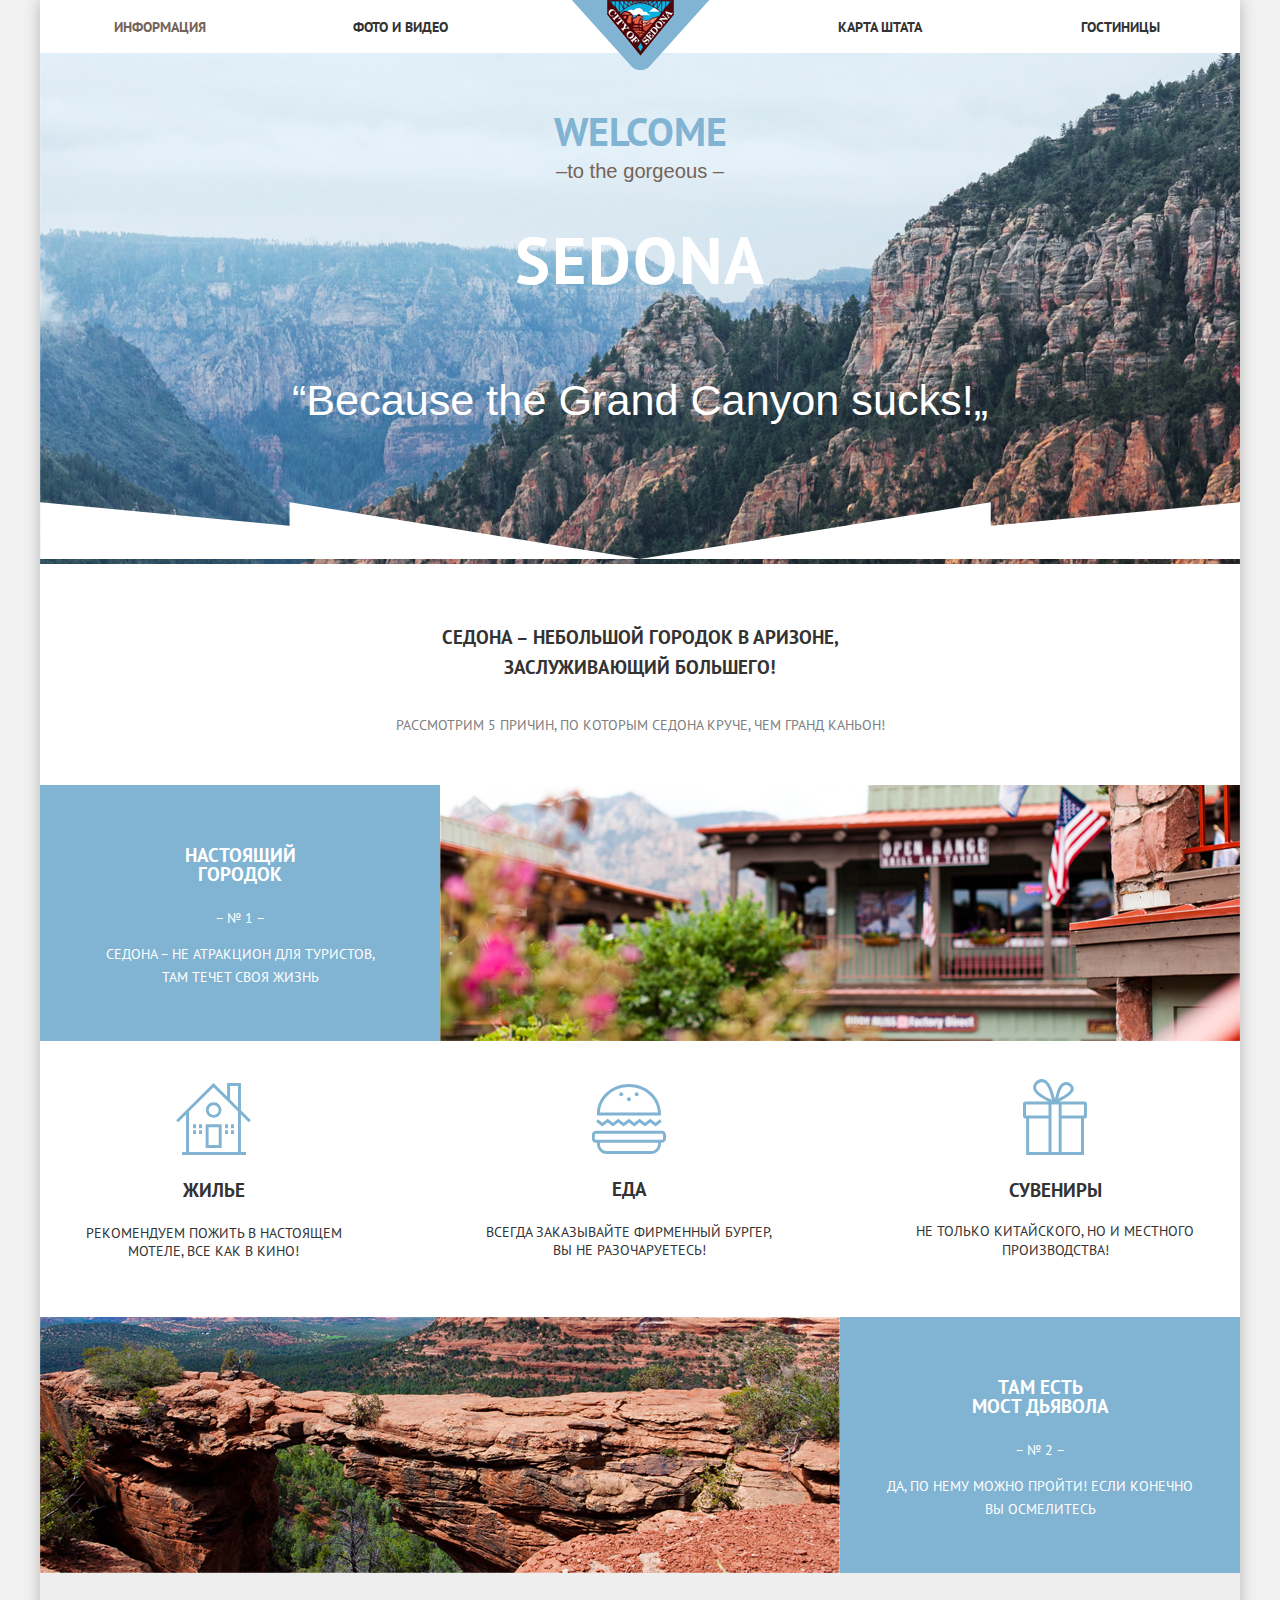
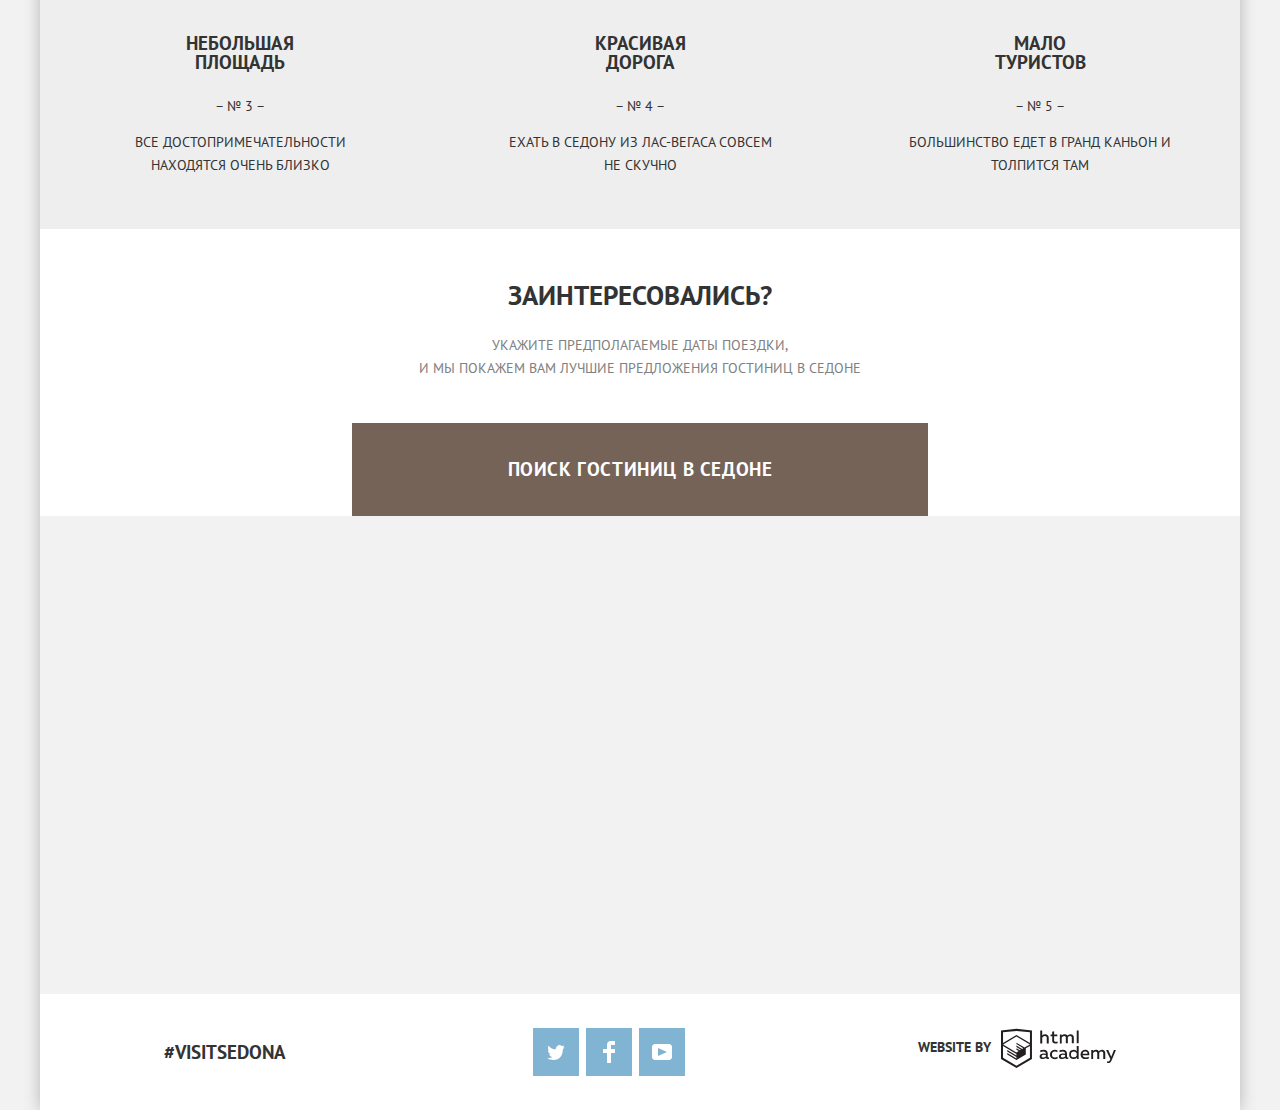
<file: index.html>
<!DOCTYPE html>
<html lang="ru">
  <head>
    <meta charset="utf-8">
    <title>Sedona</title>
    <link href="https://fonts.googleapis.com/css?family=PT+Sans:400,700&amp;subset=cyrillic" rel="stylesheet">
    <meta name="viewport" content="width=device-width, initial-scale=1">
    <link href="css/normalize.css" rel="stylesheet">
    <link href="css/style.css" rel="stylesheet">
    <link rel="icon" type="image/png" href="img/mountain.png"/>
  </head>
  <body>
    <header class="page-header">
      <nav class="main-menu">
        <figure class="logo">
          <img src="img/logo.png" alt="Логотип сайта">
        </figure>
        <ul class="main-nav">
          <li class="active"><a href="#">Информация</a></li>
          <li><a href="#">Фото и видео</a></li>
          <li><a href="#">Карта штата</a></li>
          <li><a href="catalog.html">Гостиницы</a></li>
        </ul>
      </nav>
    </header>
    <main class="page-main">
      <h1 class="visually-hidden">Sedona city</h1>
      <section class="promo">
        <div class="promo-block">
          <div class="promo-block-visually">
            <p class="promo-block-title">Welcome</p>
            <p class="promo-block-text">&#8211;To the gorgeous &#8211;</p>
            <h2 class="promo-block-title sedona">Sedona</h2>
            <p class="promo-block-text second">	&#8220;Because the Grand Canyon sucks!&#8222;</p>
            <img src="img/v-adp.svg" >
            <!--<img class="promo-block-img" src="img/promo-adp.jpg" width="1200" height="563" alt="Sedona">-->
          </div>
          <h2 class="promo-title">Седона &#8211; небольшой городок в Аризоне,<br>заслуживающий большего!</h2>
          <p class="promo-text">Рассмотрим 5 причин, по которым Седона круче, чем Гранд каньон!</p>
        </div>
      </section>
      <section class="reason">
        <div class="reason-about">
          <h3 class="reason-title">Настоящий<br> городок</h3>
          <span class="reason-number">&#8211; &#8470; 1 &#8211;</span>
          <p class="reason-text">Седона &#8211; не атракцион для туристов,<br> там течет своя жизнь</p>
        </div>
        <div class="reason-picture">
          <img src="img/reason-sedona-adp.jpg" alt="Sedona">
        </div>
      </section>
      <section class="features">
        <ul class="offers">
          <li class="offers-item">
            <img class="offers-house-img" src="img/icon-1.svg" alt="пинтограмма дома">
            <h3 class="offers-title">Жилье</h3>
            <p class="offers-text">Рекомендуем пожить в настоящем<br> мотеле, все как в кино!</p>
          </li>
          <li class="offers-item">
            <img class="offers-food-img" src="img/icon-3.svg" alt="пинтограмма еды">
            <h3 class="offers-title">Еда</h3>
            <p class="offers-text">Всегда заказывайте фирменный бургер,<br> вы не разочаруетесь!</p>
          </li>
          <li class="offers-item">
            <img class="offers-box-img" src="img/icon-2.svg" alt="пинтограмма подарка">
            <h3 class="offers-title correct">Сувениры</h3>
            <p class="offers-text">Не только китайского, но и местного<br> производства!</p>
          </li>
        </ul>
      </section>
      <section class="reason">
        <div class="reason-about">
          <h3 class="reason-title">Там есть<br> мост дьявола</h3>
          <span class="reason-number">&#8211; &#8470; 2 &#8211;</span>
          <p class="reason-text">Да, по нему можно пройти! Если конечно вы осмелитесь</p>
        </div>
        <div class="reason-picture secondary-img">
          <img src="img/reason-canyon-adp.jpg" alt="Вид на каньон">
        </div>
      </section>
      <section class="reason reason-secondary">
        <ul class="reason-items">
          <li class="reason-features">
            <h3 class="reason-title">Небольшая<br> площадь</h3>
            <span class="reason-number">&#8211; &#8470; 3 &#8211;</span>
            <p class="reason-text">Все достопримечательности<br> находятся очень близко</p>
          </li>
          <li class="reason-features">
            <h3 class="reason-title">Красивая<br> дорога</h3>
            <span class="reason-number">&#8211; &#8470; 4 &#8211;</span>
            <p class="reason-text">Ехать в седону из Лас-Вегаса совсем<br> не скучно</p>
          </li>
          <li class="reason-features">
            <h3 class="reason-title">Мало<br> туристов</h3>
            <span class="reason-number">&#8211; &#8470; 5 &#8211;</span>
            <p class="reason-text">Большинство едет в Гранд каньон и<br> толпится там</p>
          </li>
        </ul>
      </section>
      <section class="appointment">
        <h3 class="appointment-title">Заинтересовались?</h3>
        <p class="appointment-text">Укажите предполагаемые даты поездки,<br>и мы покажем вам лучшие предложения гостиниц в Седоне</p>
        <button class="appointment-button" type="button">Поиск гостиниц в Седоне</button>
        <section class="modal">
          <form class="field-appointment-form">
            <div class="field-appointment-item">
              <label for="date-in" class="date-in">Дата заезда:</label>
              <input class="field-appointment-input" type="text" id="date-in" name="date-in" placeholder="24 апреля 2017">
              <svg xmlns="http://www.w3.org/2000/svg" width="21" height="22" viewBox="0 0 21 22">
                <path d="M19.251 2.025h-2.845V.648c0-.381-.294-.689-.656-.689-.363
                  0-.656.308-.656.689v1.377h-3.938V.648c0-.381-.294-.689-.655-.689-.363
                  0-.657.308-.657.689v1.377H5.906V.648c0-.381-.294-.689-.656-.689-.363
                  0-.657.308-.657.689v1.377H1.75C.784 2.025 0 2.847 0 3.862v16.302C0
                  21.179.784 22 1.75 22h17.501c.966 0 1.749-.821
                  1.749-1.836V3.862c0-1.015-.783-1.837-1.749-1.837zm.437 18.139a.448.448
                  0 0 1-.437.459H1.75a.45.45 0 0 1-.438-.459V3.862a.45.45 0 0 1
                  .438-.459h2.844v1.378c0 .381.294.689.657.689.362 0
                  .656-.308.656-.689V3.403h3.938v1.378c0 .381.294.689.657.689.361 0
                  .655-.308.655-.689V3.403h3.938v1.378c0 .381.293.689.656.689.362 0
                  .656-.308.656-.689V3.403h2.845c.241 0 .437.206.437.459v16.302z"/>
                <path d="M4.594 8.225h2.625v2.066H4.594zM4.594 11.668h2.625v2.067H4.594zM4.594
                  15.112h2.625v2.066H4.594zM9.188 15.112h2.625v2.066H9.188zM9.188
                  11.668h2.625v2.067H9.188zM9.188 8.225h2.625v2.066H9.188zM13.781
                  15.112h2.625v2.066h-2.625zM13.781 11.668h2.625v2.067h-2.625zM13.781
                  8.225h2.625v2.066h-2.625z"/>
              </svg>
            </div>
            <div class="field-appointment-item">
              <label for="date-out">Дата выезда:</label>
              <input class="field-appointment-input" type="text" id="date-out" name="date-out" placeholder="4 июля 2017">
              <svg xmlns="http://www.w3.org/2000/svg" width="21" height="22" viewBox="0 0 21 22">
                <path d="M19.251 2.025h-2.845V.648c0-.381-.294-.689-.656-.689-.363
                  0-.656.308-.656.689v1.377h-3.938V.648c0-.381-.294-.689-.655-.689-.363
                  0-.657.308-.657.689v1.377H5.906V.648c0-.381-.294-.689-.656-.689-.363
                  0-.657.308-.657.689v1.377H1.75C.784 2.025 0 2.847 0 3.862v16.302C0
                  21.179.784 22 1.75 22h17.501c.966 0 1.749-.821
                  1.749-1.836V3.862c0-1.015-.783-1.837-1.749-1.837zm.437 18.139a.448.448
                  0 0 1-.437.459H1.75a.45.45 0 0 1-.438-.459V3.862a.45.45 0 0 1
                  .438-.459h2.844v1.378c0 .381.294.689.657.689.362 0
                  .656-.308.656-.689V3.403h3.938v1.378c0 .381.294.689.657.689.361 0
                  .655-.308.655-.689V3.403h3.938v1.378c0 .381.293.689.656.689.362 0
                  .656-.308.656-.689V3.403h2.845c.241 0 .437.206.437.459v16.302z"/>
                <path d="M4.594 8.225h2.625v2.066H4.594zM4.594 11.668h2.625v2.067H4.594zM4.594
                  15.112h2.625v2.066H4.594zM9.188 15.112h2.625v2.066H9.188zM9.188
                  11.668h2.625v2.067H9.188zM9.188 8.225h2.625v2.066H9.188zM13.781
                  15.112h2.625v2.066h-2.625zM13.781 11.668h2.625v2.067h-2.625zM13.781
                  8.225h2.625v2.066h-2.625z"/>
                </svg>
            </div>
            <div class="field-appointment-item">
              <div class="adult-count-wrapper">
                <label for="adult-count">Взрослые:</label>
                <button class="adult-count minus">-</button>
                <input class="field-appointment-input" type="number" id="adult-count" name="adult-count" value="2" step="1" readonly>
                <button class="plus">+</button>
              </div>
              <div class="adult-count-wrapper">
                <label for="child-count">Дети:</label>
                <button class="child-count minus">-</button>
                <input class="field-appointment-input" type="number" id="child-count" name="child-count" value="0" step="1" readonly>
                <button class="plus">+</button>
              </div>
            </div>
            <button class="field-appointment-btn" type="submit">Найти</button>
          </form>
        </section>
  		</section>
      <div class="map-nav">
      	<!--<img src="img/map.jpg" alt="Карта как добраться" >-->
        <iframe src="https://www.google.com/maps/embed?pb=!1m14!1m12!1m3!1d9408.238845170823!2d30.305982550000003!3d53.87736640000001!2m3!1f0!2f0!3f0!3m2!1i1024!2i768!4f13.1!5e0!3m2!1sru!2sby!4v1510433344483" width="100%" height="475px" frameborder="0" style="border:0" allowfullscreen>
        </iframe>
      </div>
  	</main>
    <footer class="main-footer catalog">
      <p class="hashtag"><a href="#">#Visitsedona</a></p>
      <div class="footer-social">
        <ul>
          <li>
            <a class="social-link" href="#">
              <svg xmlns="http://www.w3.org/2000/svg" xmlns:xlink="http://www.w3.org/1999/xlink" width="18" height="15" viewBox="0 0 17 15">
                <path class="social-icon" fill="#FFF" d="M10.95.144c1.685-.496 2.984.27 3.577 1.179.673-.231 1.331-.481 2.011-.708a2.345 2.345 0 0 1-.857 1.768c.685.17 1.304-.491 1.304-.491-.169 1-1.006 1.788-1.563 2.024-.231 6.75-3.175 11.217-10.077 11.082h-.446c-.41 0-4.164-.46-4.898-1.887 2.271.196 3.893-.422 4.693-1.177-.96-.3-2.679-.477-2.979-2.95.349.106.564.228 1.19.119C1.705 8.247.374 7.53.448 5.33c.285.328 1.067.536 1.34.472C1.085 5.561-.182 2.442.894.85c1.818 1.854 3.735 3.606 7.152 3.773C8.254 2.33 9.183.793 10.95.144z"/>
              </svg>
              <span class="visually-hidden">Твиттер</span>
            </a>
          </li>
          <li>
            <a class="social-link" href="#">
              <svg xmlns="http://www.w3.org/2000/svg" width="12" height="22" viewBox="0 0 12 22">
                <path class="social-icon" fill="#FFF" d="M12 4V0H8a4 4 0 0 0-4 4v4H0v4h4v10h4V12h4V8H8V4h4z"/>
              </svg>
              <span class="visually-hidden">Фейсбук</span>
            </a>
          </li>
          <li>
          	<a class="social-link" href="#">
              <svg xmlns="http://www.w3.org/2000/svg" xmlns:xlink="http://www.w3.org/1999/xlink" width="20" height="16" viewBox="0 0 20 16">
                <path class="social-icon" fill="#FFF" d="M17 0H3C1.35 0 0 1.35 0 3v10c0 1.65 1.35 3 3 3h14c1.65 0 3-1.35 3-3V3c0-1.65-1.35-3-3-3zM6.027 11.998V4.002L15.014 8l-8.987 3.998z"/>
              </svg>
              <span class="visually-hidden">Ютуб</span>
            </a>
          </li>
        </ul>
      </div>
      <p class="footer-copyright">
        <b class="footer-copyright-by">Website by</b>
        <a  href="https://htmlacademy.ru">
          <svg class="htmlacademy-logo" id="Layer_1" data-name="Layer 1" xmlns="http://www.w3.org/2000/svg" width="115" height="41" viewBox="0 0 108.08 36.85">
            <title>logo-htmlacademy-small1</title>
            <path  d="M44.61,26.88a2,2,0,0,0,.55-0.1v1.33a3.25,3.25,0,0,1-1.18.21,1.67,1.67,0,0,1-1.67-1,4.84,4.84,0,0,1-3.14,1.08c-1.51,0-2.91-.83-2.91-2.55,0-2.13,2-2.79,3.71-2.79a11.08,11.08,0,0,1,2.17.25v-0.3c0-1-.76-1.77-2.19-1.77a7.42,7.42,0,0,0-3,.64v-1.7a10.21,10.21,0,0,1,3.19-.55c2.36,0,3.81,1.12,3.81,3.65v3a0.54,0.54,0,0,0,.49.59h0.17Zm-6.44-1.13A1.35,1.35,0,0,0,39.63,27h0.11a3.39,3.39,0,0,0,2.41-1V24.58a9.72,9.72,0,0,0-1.81-.21c-1,0-2.16.33-2.16,1.38h0Zm12.36-6.11a5,5,0,0,1,2.57.64V22a4.08,4.08,0,0,0-2.3-.7,2.75,2.75,0,1,0,0,5.49,5,5,0,0,0,2.43-.64v1.71a6.27,6.27,0,0,1-2.76.57A4.21,4.21,0,0,1,46,24.51q0-.21,0-0.41a4.32,4.32,0,0,1,4.18-4.46h0.38Zm12.17,7.24a2,2,0,0,0,.55-0.1v1.33a3.25,3.25,0,0,1-1.18.21,1.67,1.67,0,0,1-1.67-1,4.84,4.84,0,0,1-3.14,1.08c-1.51,0-2.91-.83-2.91-2.55,0-2.13,2-2.79,3.71-2.79a11.08,11.08,0,0,1,2.17.25v-0.3c0-1-.76-1.77-2.19-1.77a7.42,7.42,0,0,0-3,.64v-1.7a10.21,10.21,0,0,1,3.19-.55c2.36,0,3.81,1.12,3.81,3.65v3a0.54,0.54,0,0,0,.49.59h0.17Zm-6.44-1.13A1.35,1.35,0,0,0,57.73,27h0.11a3.39,3.39,0,0,0,2.41-1V24.58a9.72,9.72,0,0,0-1.81-.21c-1.06,0-2.16.33-2.16,1.38h0ZM73,16V28.2H71.35V26.88a3.88,3.88,0,0,1-3.19,1.54,4.4,4.4,0,0,1,0-8.78,3.81,3.81,0,0,1,3,1.3V16H73Zm-4.53,5.22a2.76,2.76,0,1,0,0,5.52A2.86,2.86,0,0,0,71.15,25V23A2.91,2.91,0,0,0,68.49,21.27ZM79,19.64c3.31,0,4.46,2.68,3.92,5.09H76.7c0.21,1.5,1.67,2.11,3.19,2.11a6.11,6.11,0,0,0,2.64-.59v1.6a7.14,7.14,0,0,1-3,.57C77,28.42,74.78,27,74.78,24a4.18,4.18,0,0,1,4-4.39H79Zm0.09,1.54a2.28,2.28,0,0,0-2.44,2.1v0.06H81.3A2,2,0,0,0,79.13,21.18Zm5.73,7V19.87h1.65v1a3.81,3.81,0,0,1,2.78-1.27A2.86,2.86,0,0,1,91.89,21a4.12,4.12,0,0,1,2.91-1.33A3.06,3.06,0,0,1,98,23V28.2h-1.9V23.05a1.59,1.59,0,0,0-1.42-1.75H94.42a2.8,2.8,0,0,0-2.07,1.12V28.2h-1.9V23.05A1.59,1.59,0,0,0,89,21.31H88.8a3,3,0,0,0-2.21,1.29v5.63H84.86Zm21.31-8.33h1.9l-3.91,9.46c-0.9,2.17-2.09,2.86-3.35,2.86a4.76,4.76,0,0,1-1.1-.14V30.46a2.86,2.86,0,0,0,.85.12c0.9,0,1.58-.64,2.07-1.9l0.17-.42-4-8.4h2l2.86,6.29ZM38.73,1.46V6.22a3.81,3.81,0,0,1,2.7-1.14,3.25,3.25,0,0,1,3.44,3.4v5.15H43V8.72a1.81,1.81,0,0,0-1.61-2h-0.3a2.93,2.93,0,0,0-2.32,1.39v5.52h-1.9V1.46h1.9ZM49.94,2.31v3h3V6.91h-3v3.81c0,1.1.5,1.46,1.58,1.46a4.49,4.49,0,0,0,1.69-.33v1.6A6.8,6.8,0,0,1,51,13.8a2.55,2.55,0,0,1-2.86-2.74V6.89H46.58V5.26h1.5V2.74Zm5.4,11.31V5.28H57v1A3.81,3.81,0,0,1,59.77,5a2.86,2.86,0,0,1,2.6,1.33A4.12,4.12,0,0,1,65.28,5,3.06,3.06,0,0,1,68.44,8.4v5.21h-1.9V8.46a1.59,1.59,0,0,0-1.42-1.75H64.89a2.8,2.8,0,0,0-2.07,1.12v5.78h-1.9V8.46A1.59,1.59,0,0,0,59.5,6.71H59.27A3,3,0,0,0,57.06,8v5.63H55.34ZM71.17,1.45H73V13.6H71.17V1.45ZM14.71,0H14.55L0,1.54V28.21l14.55,8.66,14.55-8.66V1.54Zm12.5,27.1L14.55,34.64,1.9,27.12V16.18l12.59,7.5V25L5.86,19.9v1.31l8.68,5.21v1.39L5.87,22.65V24l8.68,5.21,8.75-5.24V18.31L27.2,16V27.12Zm0-12.53-3.48,2-1.6,1L14.51,13v1.31L21,18.23H21l-0.14.09-1,.54-5.37-3.2V17l4.24,2.52-1,.67-3.2-1.9v1.31l2.1,1.24L14.5,22.1,2,14.65,14.51,7.11Zm0-1.32L14.49,5.76,1.91,13.25v-10L14.56,1.92,27.21,3.25v10h0Z" transform="translate(0 -0.02)"/>
          </svg>
        </a>
      </p>
    </footer>
    <script src="js/popup.min.js"></script>
  </body>
</html>
</file>
<file: css/style.css>
body {
	font-family: "PT Sans", "Arial", sans-serif;
	font-weight: normal;
	text-transform: uppercase;
	min-width: 320px;
  max-width: 1200px;
	margin: 0;
	margin: 0 auto;
	font-size: 0.9em;
	line-height: 1.3em;
	color: #333333;
	background-color: #f2f2f2;
	-webkit-box-shadow: 0px 0px 15px 0px rgba(0, 0, 0, 0.25);
	        box-shadow: 0px 0px 15px 0px rgba(0, 0, 0, 0.25);
}
/*
@font-face {
  font-family: "PT Sans";
  font-style: normal;
  font-weight: 400;
  src:
			url("../fonts/PT_Sans-Web-Regular.ttf");
}

@font-face {
  font-family: "PT Sans";
  font-style: italic;
  font-weight: 400;
  src:
			url("../fonts/PT_Sans-Web-Italic.ttf");
}

@font-face {
  font-family: "PT Sans";
  font-style: normal;
  font-weight: 700;
  src:
			url("../fonts/PT_Sans-Web-Bold.ttf");
}

@font-face {
  font-family: "PT Sans";
  font-style: italic;
  font-weight: 700;
  src:
			url("../fonts/PT_Sans-Web-BoldItalic.ttf");
}
*/
a {
	text-decoration: none;
}

li {
	 list-style-type: none;
}

/*img {
	max-width: 100%;
	height: auto;
}*/

.main-nav a {
	font-weight: bold;
	line-height: 1.63em;
	color: #333333;
}

.main-nav a:hover,
.main-nav a:focus {
	color: #89b8d5;
}

.main-nav a:active {
	color: #c7c7c7;
}

.main-nav li.active a {
	color: #766357;
}

.promo-block__triangle {
	margin-bottom: -4px;
}

.promo-title {
	font-weight: bold;
	font-size: 1.3em;
	line-height: 1.63em;
}

.promo-text {
	line-height: 1.63em;
	color: #808080;
}

.reason-title {
	margin-bottom: 25px;
	font-weight: bold;
	font-size: 1.3em;
	color: #ffffff;
}

.reason-about {
	background-color: #81b3d2;
}

.reason-number {
	color: #ffffff;
}

.reason-text {
	line-height: 1.6em;
	color: #ffffff;
}

.reason-secondary {
	background-color: #eeeeee;
}

.reason-secondary .reason-title{
	color: #333333;
}

.reason-secondary .reason-number {
	color: #333333;
}

.reason-secondary .reason-text {
	color: #333333;
}

.offers-title {
	padding-top: 7px;
	font-weight: bold;
	font-size: 1.3em;
}

.offers-text {
	margin-top: 5px;
}

.appointment-title {
	margin-top: -1px;
	font-weight: bold;
	font-size: 1.9em;
}

.appointment-text {
	margin-bottom: 44px;
	line-height: 1.63em;
	color: #808080;
}

.field-appointment-input {
	background-color: #f2f2f2;
}

.field-appointment-input:hover {
	background-color: #ebebeb;
}

.field-appointment-input:focus {
	background-color: #ffffff;
}

.field-appointment-text {
	font-weight: bold;
	line-height: 1.63em;
	color: inherit;
}

.field-appointment-button {
	font-weight: bold;
	text-transform: inherit;
	font-size: 1.3em;
	line-height: 1.63em;
	color: #ffffff;
	background-color: #81b3d2;
}

.field-appointment-button:hover,
.field-appointment-button:focus {
	background-color: #669ec0;
}

.field-appointment-button:active {
	background-color: #5496bd;
	color: #629fc2;
}

.calendar-icon {
	position: absolute;
	fill: #cdcdcd;
}

.calendar-icon:hover {
	fill: #000000;
}

.calendar-icon:active {
	fill: #81b3d2;
}

/* Разметка футера */

.hashtag a {
	font-weight: bold;
	font-size: 1.3em;
	line-height: 1.63em;
	color:inherit;
}

.hashtag a:hover,
.hashtag a:focus {
	color: #81b3d2;
}

.hashtag a:active {
	color: #c7c7c7;
}

.social-link {
	display: -webkit-box;
	display: -ms-flexbox;
	display: flex;
	-webkit-box-align: center;
	    -ms-flex-align: center;
	        align-items: center;
	-webkit-box-pack: center;
	    -ms-flex-pack: center;
	        justify-content: center;
	width: 46px;
	height: 48px;
	background-color: #81b3d2;
}

.footer-social ul {
	display: -webkit-box;
	display: -ms-flexbox;
	display: flex;
	-webkit-box-pack: justify;
	    -ms-flex-pack: justify;
	        justify-content: space-between;
	-ms-flex-wrap: wrap;
	    flex-wrap: wrap;
	width: 110%;
  padding-left: 0px;
}

.social-icon {
	fill: #ffffff;
}

.social-link:hover {
	background-color: #669ec0;
}

.social-link:active,
.social-icon:active {
	background-color: #5496bd;
	fill: #88b6d1;
}

.footer-copyright {
	line-height: 1.63em;
}

.htmlacademy-logo {
	fill: #231f20;
}

.htmlacademy-logo:hover,
.htmlacademy-logo:focus {
	fill: #81b3d2;
}

.htmlacademy-logo:active {
	fill: #bdbbbc;
}

/* Стили страницы Седона-каталог */

.main-form  {
	/*width: 1200px;*/
 	margin-bottom: -24px;
	background: #81b3d2 url("../img/background-foto.jpg") no-repeat;
}

.field-group-title {
	margin-bottom: 1px;
	font-weight: bold;
	font-size: 1em;
	color: #ffffff;
}

.field-checkbox-text {
	color: #ffffff;
}

.results-sum {
	margin-left: -7px;
	font-weight: bold;
	font-size: 1.3em;
	line-height: 1.63em;
}

.results-sorting {
	font-size: 0.75em;
	line-height: 1.13em;
	color: #b1b1b1;
}

.results-sorting li:not(last-child) {
	padding-right: 30px;
}

.results-title {
	font-size: 0.75em;
	line-height: 1.13em;
	margin-left: 2px;
	padding-top: 2px;
}

.results-sorting-price {
	color: #81b3d2;
}

.results-sorting-item {
	color: #b2b2b2;
}

.results-sorting-item.dotted {
	border-bottom: 1px dotted #b3d1e4;
}

.results-sorting-item:hover,
.results-sorting-item:focus {
	color: #81b3d2;
}

.results-sorting-item:active {
	color: #333333;
}

.hotel-title {
	margin-top: -6px;
	font-weight: bold;
	font-size: 1.3em;
	line-height: 1.63em;
}

.hotel-rating {
	background-color: #f2f2f2;
}

.hotel-title:hover,
.hotel-title:focus {
	color: #81b3d2;
}

.hotel-title:active {
	color: #b2b2b2;
}

.hotel-detail {
	padding: 3px 17px;
	background-color: #81b3d2;
	text-transform: inherit;
	color: #ffffff;
}

.hotel-detail:hover,
.hotel-detail:focus {
	background-color: #669ec0;
}

.hotel-detail:active {
	background-color: #5496bd;
	color: #88b6d1;
}

.hotel-reserve {
	padding: 3px 17px;
	margin-left: 6px;
	background-color: #766357;
	text-transform: inherit;
	color: #ffffff;
}

.hotel-reserve:hover,
.hotel-reserve:focus {
	background-color: #604e43;
}

.hotel-reserve:active {
	background-color: #503e33;
	color: #706158;
}

.footer-copyright-by {
	position: relative;
	padding-right: 10px;
	top: -5px;
}

.visually-hidden {
	position: absolute;
	width: 0px;
	min-height: 1px;
	margin: -1px;
	border: 0;
	padding: 0;
	clip: rect(0 0 0 0);
	overflow: hidden;
}

.field-checkbox-label {
	position: relative;
	padding-left: 40px;
	cursor: pointer;
}

.field-checkbox-label.wi-fi {
	margin-bottom: -11px;
}

.field-checkbox-label.hotel-style {
	margin-top: -3px;
}

.field-checkbox-label.suite {
	margin-bottom: -12px;
}

.checkbox-indicator {
	position: absolute;
	top: 0;
	left: 0;
	width: 26px;
	height: 23px;
}

.field-checkbox-label input[type="checkbox"]:checked + .checkbox-indicator {
	background-image: url("../img/checkbox-on.svg");
	background-repeat: no-repeat;
}

.field-checkbox-label input[type="checkbox"]:not(:checked) + .checkbox-indicator {
	background-image: url("../img/checkbox-off.svg");
	background-repeat: no-repeat;
}

.field-checkbox-label input[type="checkbox"]:disabled + .checkbox-indicator {
	opacity: 0.3;
}

.field-checkbox-input:focus + .checkbox-indicator {
	outline: 1px solid blue;
}

/* Сеточные стили */

.main-nav {
	display: -webkit-box;
	display: -ms-flexbox;
	display: flex;
	-webkit-box-pack: justify;
	    -ms-flex-pack: justify;
	        justify-content: space-between;
	-ms-flex-wrap: wrap;
	    flex-wrap: wrap;
	margin: 0;
	padding: 0;
	padding: 15px 0px 15px 0px;
	background-color: #ffffff;
}

.main-nav li:nth-child(2) {
	margin-right: auto;
}

.main-nav li {
	width: 20%;
	text-align: center;
}

.main-menu {
	position: relative;
	/*padding:0 6%;
	/*
	width: 1200px;*/
}

.logo {
	display: inline-block;
	position: absolute;
	width: 137px;
	left: 0;
	right: 0;
	margin: 0 auto;
	cursor: pointer;
}

.promo-block {
	display: -webkit-box;
	display: -ms-flexbox;
	display: flex;
	-webkit-box-orient: vertical;
	-webkit-box-direction: normal;
	    -ms-flex-direction: column;
	        flex-direction: column;
	-webkit-box-align: center;
	    -ms-flex-align: center;
	        align-items: center;
	text-align: center;
	/*width: 1200px;*/
	background-color: #ffffff;
}

.promo-block-img {
	margin-top: -55px;
}

.promo-title {
	padding-top: 42px;
}

.promo-text {
	padding-bottom: 35px;
}

.reason {
	display: -webkit-box;
	display: -ms-flexbox;
	display: flex;
	max-height: 256px;
	/*width: 1200px;*/
}

.reason-about {
	width: 33%;
	padding: 42px 3.8%;
	text-align: center;
}

.offers {
	display: -webkit-box;
	display: -ms-flexbox;
	display: flex;
	-ms-flex-pack: distribute;
	    justify-content: space-between;
	margin: 0;
	padding: 0;
	/*width: 1200px;*/
	background-color: #ffffff;
}

.offers-item {
	display: -webkit-box;
	display: -ms-flexbox;
	display: flex;
	-webkit-box-align: center;
	    -ms-flex-align: center;
	        align-items: center;
	-webkit-box-orient: vertical;
	-webkit-box-direction: normal;
	    -ms-flex-direction: column;
	        flex-direction: column;
	text-align: center;
	padding: 42px 3.8%;
	/*padding-left: 10px;
	padding-top: 60px;
	padding-bottom: 87px;*/
}

.offers-food-img {
	margin-top: 1px;
}

.offers-box-img {
	margin-top: -4px;
}

.offers-title.correct {
	margin-bottom: 17px;
}

.reason-items {
	display: -webkit-box;
	display: -ms-flexbox;
	display: flex;
	-ms-flex-pack: distribute;
	    justify-content: space-around;
	margin: 0;
	padding: 0;
	width: 1200px;
	background-color: #eeeeee;
}

.reason-features {
	display: -webkit-box;
	display: -ms-flexbox;
	display: flex;
	-webkit-box-orient: vertical;
	-webkit-box-direction: normal;
	    -ms-flex-direction: column;
	        flex-direction: column;
	justify-content: space-between;
	text-align: center;
	width: 33%;
	padding: 42px 3.8%;
	color: inherit;
}

/*.reason-picture {
  /*background: url("../img/reason-sedona-adp.jpg");
	background-repeat: no-repeat;
	background-size: cover;
}*/

.reason-picture.secondary-img {
	-webkit-box-ordinal-group: 0;
	    -ms-flex-order: -1;
	        order: -1;
}
.appointment {
	position: relative;
	text-align: center;
	padding-top: 58px;
	/*width: 1200px;*/
	background-color: #ffffff;
}

/* Всплывающая форма*/

.appointment-button {
	width: 48%;
	padding: 31px 0px;
	border: 0;
	font-weight: bold;
	letter-spacing: 0.6px;
	font-size: 1.3em;
	line-height: 1.63em;
	background-color: #766357;
	color: #ffffff;
	font-family: inherit;
	text-transform: uppercase;
}

.appointment-button:hover,
.appointment-button:focus {
	background-color: #604e43;
}

.appointment-button:active {
	background-color: #503e33;
	color: #857871;
}

input[type="number"] {
	-moz-appearance:textfield;
}

input::-webkit-outer-spin-button,
input::-webkit-inner-spin-button {
	-webkit-appearance: none;
}

.field-appointment-form {
	display: -webkit-box;
	display: -ms-flexbox;
	display: flex;
	-webkit-box-orient: vertical;
	-webkit-box-direction: normal;
	    -ms-flex-direction: column;
	        flex-direction: column;
	-webkit-box-pack: start;
	    -ms-flex-pack: start;
	        justify-content: flex-start;
	-webkit-box-align: center;
	    -ms-flex-align: center;
	        align-items: center;
	-ms-flex-wrap: wrap;
	    flex-wrap: wrap;
	position: absolute;
	left: 50%;
	margin-left: -24%;
	text-align: left;
	font-weight: 700;
	width: 48%;
	padding-top: 54px;
	background-color: white;
	-webkit-box-shadow: 0 7px 15px rgba(0,1,1,0.15);
	        box-shadow: 0 7px 15px rgba(0,1,1,0.15);
}

.modal {
	display: none;
}

.modal-show {
	display: block;
}

.field-appointment-item {
	display: -webkit-box;
	display: -ms-flexbox;
	display: flex;
	-webkit-box-align: center;
	    -ms-flex-align: center;
	        align-items: center;
	width: 81%;
	margin-bottom: 30px;
}

.adult-count-wrapper {
	display: -webkit-box;
	display: -ms-flexbox;
	display: flex;
	-webkit-box-align: center;
	    -ms-flex-align: center;
	        align-items: center;
	width: 56%;
	text-align: center;
}

.adult-count-wrapper:nth-child(2) label {
	margin-left: 50px;
}

.adult-count.minus {
	margin-left: auto;
}

.field-appointment-item input {
	display: inline-block;
	width: 16%;;
	padding-left: 13px;
	-webkit-box-sizing: border-box;
	        box-sizing: border-box;
	border: none;
	background-color: #f2f2f2;
}

.field-appointment-item input[type="text"] {
	padding-right: 40px;
	padding-left: 11px;
}

.child-count.minus,
.field-appointment-item input[type="text"] {
	margin-left: auto;
}

.plus,
.minus {
	font-size: 1.3em;
	/*font-weight: bold;*/
}

.field-appointment-input {
	color: #333333;
	font-size: 0.9em;
	text-transform: uppercase;
	font-family: inherit;
	font-weight: bold;
	line-height: 1.63em;
}

.field-appointment-item input:hover {
	background-color: #ebebeb;
}

.field-appointment-item input:focus {
	background-color: white;
	border: 2px solid #e5e5e5;
}

.field-appointment-item button {
	background-color: #f2f2f2;
	color: #a9a9a9;
	border: none;
	width: 14%;
}

.field-appointment-item svg {
	position: absolute;
	right: 57px;
	padding: 8px;
	fill: #a9a9a9;
}

.field-appointment-input+svg:hover,
.field-appointment-input+svg:focus {
	fill: #333333;
}

.field-appointment-input+svg:active {
	fill: #81b3d2;
}

.field-appointment-item:nth-child(1) input,
.field-appointment-item:nth-child(2) input {
	width: 346px;
}

.field-appointment-item button:hover,
.field-appointment-item button:focus {
	color: #333333;
}

.field-appointment-item button:active {
	color: #81b3d2;
}

.field-appointment-btn {
	padding-left: 34%;
	padding-right: 34%;
	padding-top: 15px;
	padding-bottom: 15px;
	margin-top: 24px;
	margin-bottom: 56px;
	text-transform: uppercase;
	font-size: 1.3em;
	font-family: inherit;
	color: white;
	background-color: #81b3d2;
	border: none;
}

.field-appointment-btn:hover,
.field-appointment-btn:focus {
	background-color: #669ec0;
}

.field-appointment-btn:active {
	color: rgba(256,256,256,0.3);
	background-color: #5496bd;
}

.main-footer {
	display: -webkit-box;
	display: -ms-flexbox;
	display: flex;
	-ms-flex-pack: distribute;
	    justify-content: space-around;
	-webkit-box-align: center;
	    -ms-flex-align: center;
	        align-items: center;
	position: relative;
	padding: 20px 0px;
	margin-top: -116px;
	/*width: 1200px;*/
	background: rgba(255, 255, 255, 0.9);
}

.main-footer.catalog {
	display: -webkit-box;
	display: -ms-flexbox;
	display: flex;
	-ms-flex-pack: distribute;
	    justify-content: space-around;
	-webkit-box-align: center;
	    -ms-flex-align: center;
	        align-items: center;
	margin-top: 0px;
	padding: 20px 0px;
	/*width: 1200px;*/
	background-color: #ffffff;
}

.footer-copyright {
	display: -webkit-box;
	display: -ms-flexbox;
	display: flex;
	-webkit-box-align: center;
	    -ms-flex-align: center;
	        align-items: center;
	/*width: 16%;*/
	-webkit-box-pack: justify;
	    -ms-flex-pack: justify;
	        justify-content: space-between;
}

.map-nav {
	padding: 0;
	margin: 0;
 	margin-top: -2px;
}

.field-group-form {
	display: -webkit-box;
	display: -ms-flexbox;
	display: flex;
	-webkit-box-pack: justify;
	    -ms-flex-pack: justify;
	        justify-content: space-between;
	padding: 0.5% 6.1% 4.8% 6.1%;
}

.field-group.infostruction {
	display:-webkit-box;
	display:-ms-flexbox;
	display:flex;
	-webkit-box-orient: vertical;
	-webkit-box-direction: normal;
	    -ms-flex-direction: column;
	        flex-direction: column;
	-ms-flex-pack: distribute;
	    justify-content: space-around;
}

.field-group.suite {
	display: -webkit-box;
	display: -ms-flexbox;
	display: flex;
	-webkit-box-orient: vertical;
	-webkit-box-direction: normal;
	    -ms-flex-direction: column;
	        flex-direction: column;
	-ms-flex-pack: distribute;
	    justify-content: space-around;
	margin-left: -231px;
}

.results {
	display: -webkit-box;
	display: -ms-flexbox;
	display: flex;
	-ms-flex-pack: distribute;
	    justify-content: space-around;
	-webkit-box-align: center;
	    -ms-flex-align: center;
	        align-items: center;
	border-bottom: 1px solid #e5e5e5;
	padding-left: 6%;
	padding-top: 21px;
	padding-bottom: 23px;
	/*width: 1158px;*/
	background-color: #ffffff;
}

.results-sorting {
	display: -webkit-box;
	display: -ms-flexbox;
	display: flex;
	-webkit-box-pack: justify;
	    -ms-flex-pack: justify;
	        justify-content: space-between;
	margin: 0;
	padding: 0;
	padding-right: 0.9%;
	margin-right: 38%;
	/*width: 245px;*/
}

.sort-arrow {
	margin-right: 4.5%;
	width: 36px;
}

.sort-arrow-up {
	margin-right: 5px;
	fill: #cacaca;
}

.sort-arrow-down {
	fill: #cacaca;
}

.sort-arrow-down.active-arrow {
	fill: #81b3d2;
}

.sort-arrow-up:hover,
.sort-arrow-up:focus,
.sort-arrow-down:hover,
.sort-arrow-down:focus {
	fill: #231f20;
}

.sort-arrow-up:active,
.sort-arrow-down:active {
	fill: #81b3d2;
}

.hotel {
	display: -webkit-box;
	display: -ms-flexbox;
	display: flex;
	-webkit-box-align: center;
	    -ms-flex-align: center;
	        align-items: center;
	border-bottom: 1px solid #e5e5e5;
	padding-left: 6%;
	padding-right: 6%;
	/*width: 1128px;*/
	background-color: #ffffff;
}

.hotel-about {
	display: -webkit-box;
	display: -ms-flexbox;
	display: flex;
	-webkit-box-orient: vertical;
	-webkit-box-direction: normal;
	    -ms-flex-direction: column;
	        flex-direction: column;
	margin-right: auto;
	margin-left: 2.5%;
	margin-top: 30px;
	margin-bottom: 30px;
}

.hotel-price {
	display: -webkit-box;
	display: -ms-flexbox;
	display: flex;
	-webkit-box-pack: justify;
	    -ms-flex-pack: justify;
	        justify-content: space-between;
	font-weight: normal;
	/*width: 180px;*/
	margin-top: -12px;
}

.hotel-button {
	display: -webkit-box;
	display: -ms-flexbox;
	display: flex;
	-webkit-box-pack: justify;
	    -ms-flex-pack: justify;
	        justify-content: space-between;
	/*width: 258;*/
}

.hotel-grade {
	display: -webkit-box;
	display: -ms-flexbox;
	display: flex;
	-webkit-box-orient: vertical;
	-webkit-box-direction: normal;
	    -ms-flex-direction: column;
	        flex-direction: column;
	-webkit-box-pack: end;
	    -ms-flex-pack: end;
	        justify-content: flex-end;
	font-weight: normal;
}

.hotel-stars-1 {
	display: inline-block;
	margin-left: 2.3%;
	margin-bottom: 48px;
	height: 17px;
	width: 87px;
	background: url("img/star.svg") repeat;
}

.hotel-stars-2 {
	display: inline-block;
	margin-left: 4.2%;
	margin-bottom: 48px;
	height: 17px;
	width: 64px;
	background: url("img/star.svg") repeat;
}

.hotel-stars-3 {
	display: inline-block;
	margin-left: 6.1%;
	margin-bottom: 48px;
	height: 17px;
	width: 41px;
	background: url("../img/star.svg") repeat;
}

.hotel-rating {
	padding: 3px 18px;
}

/*Оформление фильтра стоимости*/

.price-in-day {
	display: -webkit-box;
	display: -ms-flexbox;
	display: flex;
	-webkit-box-orient: vertical;
	-webkit-box-direction: normal;
	    -ms-flex-direction: column;
	        flex-direction: column;
	padding-top: 20px;
	width: 318px;
	color: #ffffff;
}

.price-in-day-text {
	font-weight: bold;
	font-size: 1em;
	color: #ffffff;
	margin-bottom: 9px;
}

.price-controls {
	position: relative;
	height: 36px;
	margin-bottom: 20px;
	border: 2px solid #ffffff;
	border-radius: 2px;
	font-size: 0;
}

.price-controls::after {
	content: "";
	position: absolute;
	top: 50%;
	left: 50%;
	width: 2px;
	height: 22px;
	background:  #ffffff;
	-webkit-transform: translate(-50%, -50%);
	    -ms-transform: translate(-50%, -50%);
	        transform: translate(-50%, -50%);
}

.price-controls label {
	display: inline-block;
	font-size: 0.9em;
	line-height: 2.4em;
	vertical-align: top;
	cursor: pointer;
}

.price-controls .min-price,
.price-controls .max-price {
	width: 90px;
	padding-left: 65px;
}

.price-controls input {
	width: 50px;
	margin: 0;
	color: inherit;
	font: inherit;
	background: none;
	border: none;
	outline: none;
}

.range-controls {
	position: relative;
	margin-bottom: 32px;
}

.range-controls .scale {
	width: 318px;
	height: 2px;
	background: rgba(255, 255, 255, 0.3);
}

.range-controls .bar {
	width: 80%;
	height: 2px;
	background: #ffffff;
}

.range-toggle {
	position: absolute;
	top: -9px;
	width: 4px;
	height: 4px;
	background: #ababab;
	border: 8px solid #ffffff;
	border-radius: 50%;
	-webkit-box-shadow: 0 2px 1px 0 rgba(0, 1, 1, 0.2);
	        box-shadow: 0 2px 1px 0 rgba(0, 1, 1, 0.2);
	cursor: pointer;
}

.range-toggle-min {
	left: 0;
}

.range-toggle-max {
	left: 80%;
}

.range-controls .range-toggle:focus,
.range-controls .range-toggle:hover {
  border: 10px solid #ffffff;
	top: -11px;
}

.field-group-button {
	display: block;
	position: relative;
	left: -4px;
	margin: 0 auto;
	padding: 7px 19px;
	background-color: transparent;
	width: 136px;
	border: 2px solid #ffffff;
	border-radius: 2px;
	text-transform: inherit;
	outline: none;
	cursor: pointer;
	color: #ffffff;
}

.field-group-button:hover,
.field-group-button:focus {
	background-color: #ffffff;
	color: #333333;
}

/*Резиновая Верска*/

.promo-block-visually {
	background: url("../img/promo-adp.jpg");
	background-repeat: no-repeat;
	background-size: auto;
	max-width: 100%;
  height: auto;
}

.promo-block__triangle {
	max-width: 100%;
  height: auto;
}

.promo-block-title {
	margin-bottom: 0px;
	padding-top: 30px;
	font-weight: bold;
	font-size: 2.75em;
	color: #81b3d2;
}

.promo-block-title.sedona {
	letter-spacing: 2px;
	padding-top: 15px;
	padding-bottom: 63px;
	font-size: 4.6em;
	color: #ffffff;
}

.promo-block-text {
	font-family: 'Dancing Script', cursive, sans-serif;
	text-transform:lowercase;
	font-size: 1.4em;
	color: #766357;
}

.promo-block-text.second {
	font-family: 'Dancing Script', cursive, sans-serif;
	font-size: 3em;
	line-height: 1.15;
	padding-bottom: 34px;
	text-transform: initial;
	color: #ffffff;
}
</file>
